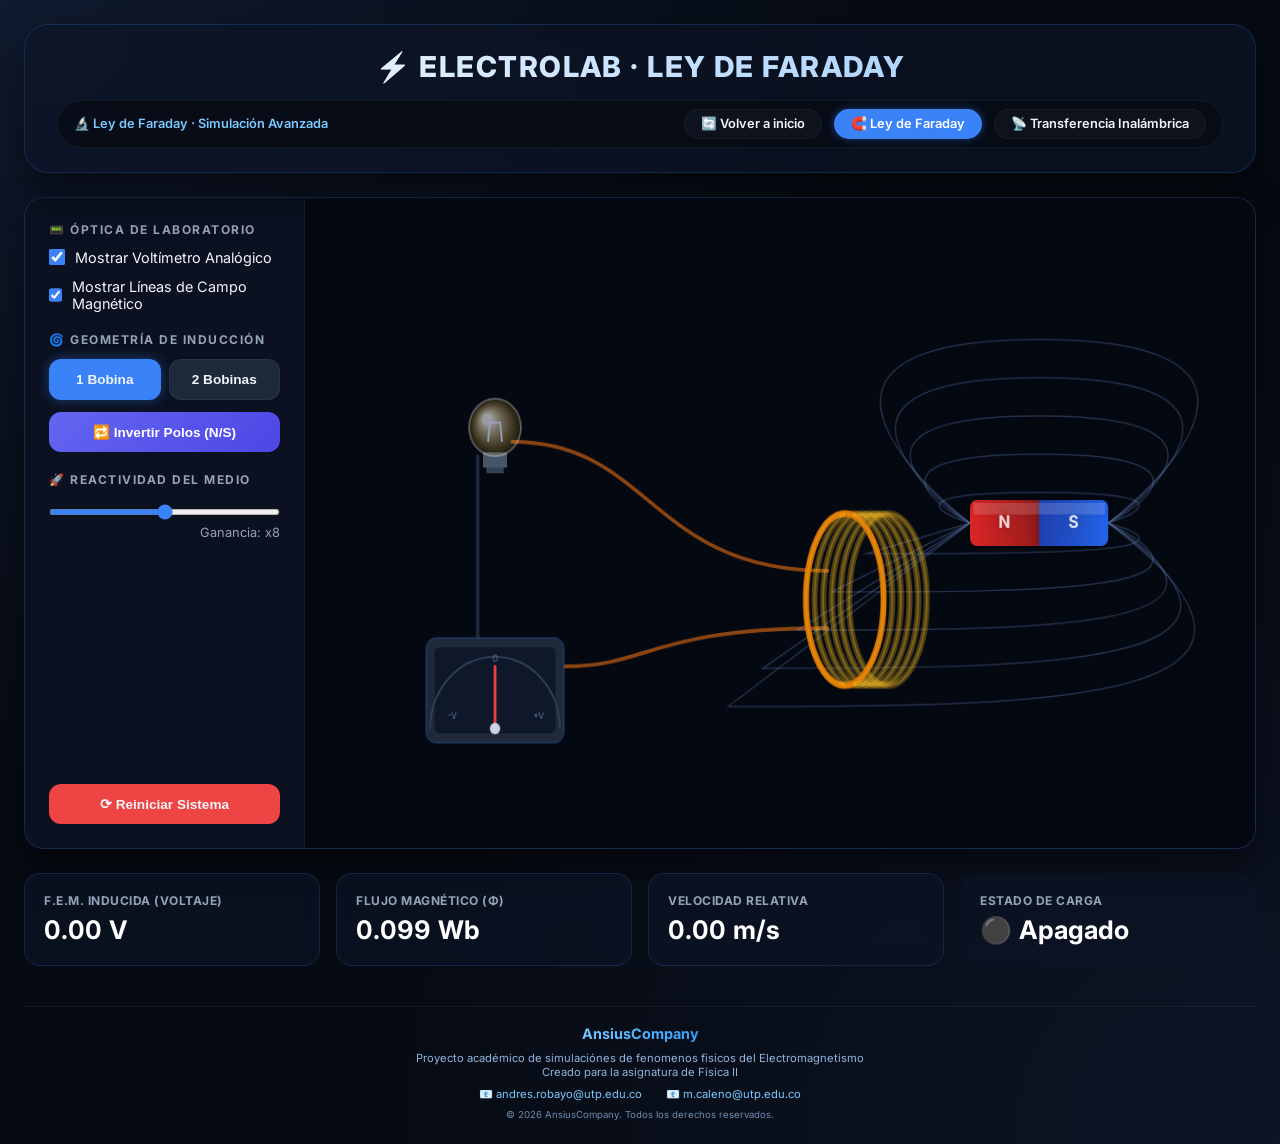
<file: pagina fisica/ley_faraday.html>
<!DOCTYPE html>
<html lang="es" data-theme="dark">
<head>
  <link rel="icon" type="image/png" href="https://encrypted-tbn0.gstatic.com/images?q=tbn:ANd9GcRJP4RW-4eSZP8zz97zuZnpfcYlPVPb11BEeg&s">
  <meta charset="UTF-8" />
  <meta name="viewport" content="width=device-width, initial-scale=1.0, user-scalable=no" />
  <title>ElectroLab Pro · Ley de Faraday Avanzada</title>

  <link rel="preconnect" href="https://fonts.googleapis.com">
  <link rel="preconnect" href="https://fonts.gstatic.com" crossorigin>
  <link href="https://fonts.googleapis.com/css2?family=Inter:opsz,wght@14..32,300;400;500;600;700;800&family=JetBrains+Mono:wght@400;500&display=swap" rel="stylesheet">

  <style>
    * {
      box-sizing: border-box;
      margin: 0;
      padding: 0;
      user-select: none;
    }

    :root {
      --bg-app: #060b13;
      --panel-bg: #0d1527;
      --panel-border: rgba(58, 130, 247, 0.2);
      --accent: #3a82f7;
      --accent-glow: rgba(58, 130, 247, 0.4);
      --text: #f1f5f9;
      --text-muted: #94a3b8;
      --shadow: 0 20px 40px rgba(0,0,0,0.5);
    }

    body {
      background-color: var(--bg-app);
      background-image: 
        radial-gradient(at 0% 0%, rgba(26, 41, 74, 0.5) 0px, transparent 50%),
        radial-gradient(at 100% 100%, rgba(15, 23, 42, 0.8) 0px, transparent 50%);
      font-family: 'Inter', sans-serif;
      color: var(--text);
      min-height: 100vh;
      padding: 1.5rem;
      display: flex;
      justify-content: center;
      align-items: center;
    }

    .app {
      width: 100%;
      max-width: 1440px;
      display: flex;
      flex-direction: column;
      gap: 1.5rem;
    }

    /* --- ESTILOS HERO COMPARTIDOS (PRIMER CÓDIGO) --- */
    .hero {
      background: rgba(13, 21, 39, 0.6);
      border: 1px solid var(--panel-border);
      border-radius: 1.5rem;
      padding: 1.5rem 2rem;
      backdrop-filter: blur(12px);
      box-shadow: var(--shadow);
    }

    .hero h1 {
      font-size: clamp(1.2rem, 2.5vw, 1.8rem);
      font-weight: 800;
      letter-spacing: .05em;
      background: linear-gradient(to right, #fff, #93c5fd);
      -webkit-background-clip: text;
      -webkit-text-fill-color: transparent;
      margin-bottom: 1rem;
      text-align: center;
    }

    .hero-sub {
      display: flex;
      justify-content: space-between;
      align-items: center;
      background: rgba(6, 11, 19, 0.7);
      border: 1px solid rgba(255, 255, 255, 0.05);
      padding: 0.5rem 1rem;
      border-radius: 99px;
      flex-wrap: wrap;
      gap: 1rem;
    }

    .chip-lab {
      font-size: 0.8rem;
      font-weight: 600;
      color: #7bc9ff;
    }

    .nav-tabs {
      display: flex;
      gap: 0.75rem;
      flex-wrap: wrap;
    }

    .nav-tabs a {
      color: var(--text);
      text-decoration: none;
      font-size: 0.8rem;
      font-weight: 600;
      padding: 0.4rem 1rem;
      border-radius: 99px;
      background: rgba(255, 255, 255, 0.03);
      border: 1px solid rgba(255, 255, 255, 0.05);
      transition: all 0.2s ease;
      display: flex;
      align-items: center;
      gap: 0.3rem;
    }

    .nav-tabs a:hover {
      background: rgba(58, 130, 247, 0.1);
      border-color: var(--accent);
      color: #93c5fd;
    }

    .nav-tabs a.active {
      background: var(--accent);
      border-color: transparent;
      color: white;
      box-shadow: 0 0 10px var(--accent-glow);
    }

    /* --- FIN ESTILOS HERO --- */

    .sim-card {
      background: var(--panel-bg);
      border: 1px solid var(--panel-border);
      border-radius: 1.25rem;
      overflow: hidden;
      box-shadow: var(--shadow);
    }

    .sim-layout {
      display: flex;
      flex-wrap: wrap;
    }

    .sidebar-left {
      width: 280px;
      background: rgba(10, 16, 30, 0.7);
      border-right: 1px solid rgba(255,255,255,0.05);
      padding: 1.5rem;
      display: flex;
      flex-direction: column;
      gap: 1.25rem;
    }

    .panel-control {
      display: flex;
      flex-direction: column;
      gap: 0.75rem;
    }

    .panel-control h3 {
      font-size: .75rem;
      text-transform: uppercase;
      letter-spacing: 1.5px;
      color: var(--text-muted);
      font-weight: 700;
    }

    .toggle-group {
      display: flex;
      flex-direction: column;
      gap: .75rem;
    }

    .toggle-item {
      display: flex;
      align-items: center;
      gap: .6rem;
      font-size: .9rem;
      cursor: pointer;
    }

    .toggle-item input {
      width: 16px;
      height: 16px;
      accent-color: var(--accent);
      cursor: pointer;
    }

    .bobinas-selector {
      display: flex;
      gap: .5rem;
    }

    .btn {
      background: #1e293b;
      border: 1px solid rgba(255,255,255,0.05);
      padding: .75rem 1rem;
      border-radius: .75rem;
      color: var(--text);
      font-weight: 600;
      font-size: .85rem;
      cursor: pointer;
      width: 100%;
      transition: all .2s ease;
    }

    .btn:hover {
      background: #334155;
      border-color: rgba(255,255,255,0.1);
    }

    .btn.active {
      background: var(--accent);
      box-shadow: 0 0 12px var(--accent-glow);
      border-color: transparent;
    }

    .flip-btn {
      background: linear-gradient(135deg, #6366f1, #4f46e5);
      color: white;
      border: none;
    }
    .flip-btn:hover {
      background: linear-gradient(135deg, #4f46e5, #4338ca);
    }

    .reset-btn {
      background: #ef4444;
      border: none;
      margin-top: auto;
    }
    .reset-btn:hover {
      background: #dc2626;
    }

    .sensibilidad-slider input {
      width: 100%;
      accent-color: var(--accent);
      background: #1e293b;
      height: 6px;
      border-radius: 3px;
      outline: none;
    }

    .valor-speed {
      font-size: .8rem;
      color: var(--text-muted);
      margin-top: .4rem;
      text-align: right;
    }

    .stage {
      flex: 1;
      position: relative;
      background: #040811;
      min-height: 650px;
      display: flex;
      align-items: center;
      justify-content: center;
    }

    canvas {
      display: block;
      width: 100%;
      height: 100%;
      cursor: grab;
    }

    canvas.dragging {
      cursor: grabbing;
    }

    .stats-externos {
      display: grid;
      grid-template-columns: repeat(4, 1fr);
      gap: 1rem;
    }

    .stat-card {
      background: rgba(13, 21, 39, 0.6);
      border: 1px solid var(--panel-border);
      border-radius: 1rem;
      padding: 1.2rem;
      backdrop-filter: blur(10px);
    }

    .stat-label {
      font-size: .75rem;
      text-transform: uppercase;
      font-weight: 700;
      color: var(--text-muted);
      letter-spacing: 0.5px;
    }

    .stat-value {
      font-size: 1.6rem;
      font-weight: 700;
      color: #fff;
      margin-top: .4rem;
      font-variant-numeric: tabular-nums;
    }

    .stat-card.active-glow .stat-value {
      color: #fbbf24;
      text-shadow: 0 0 10px rgba(251, 191, 36, 0.4);
    }

    .footer-hint {
      text-align: center;
      font-size: .85rem;
      color: var(--text-muted);
      padding: .5rem;
    }

    /* --- ESTILOS FOOTER DE CONTROL --- */
    .footer-meta {
      text-align: center;
      margin-top: 1rem;
    }

    @media (max-width: 1024px) {
      .sidebar-left { width: 100%; }
      .stats-externos { grid-template-columns: repeat(2, 1fr); }
    }
    /* Imagen de fondo */
body::before {
  content: "";
  position: fixed;
  top: 0;
  left: 0;
  width: 100%;
  height: 100%;
  background-image: url('https://st2.depositphotos.com/1722785/5364/i/450/depositphotos_53647955-stock-photo-blue-electromagnetic-field.jpg');
  background-size: cover;
  background-position: center;
  background-repeat: no-repeat;
  opacity: 1.35;
  z-index: -2;
}
  </style>
</head>

<body>
<div class="app">
  
  <div class="hero">
    <h1>⚡ ELECTROLAB · LEY DE FARADAY</h1>
    <div class="hero-sub">
      <div class="chip-lab">🔬 Ley de Faraday · Simulación Avanzada</div>
      <div class="nav-tabs">
        <a href="index.html">🔄 Volver a inicio</a>
        <a href="#" class="active">🧲 Ley de Faraday</a>
        <a href="simulacion-electroiman-completo-bobina.html">📡 Transferencia Inalámbrica</a>
      </div>
    </div>
  </div>

  <div class="sim-card">
    <div class="sim-layout">
      <div class="sidebar-left">
        <div class="panel-control">
          <h3>📟 Óptica de Laboratorio</h3>
          <div class="toggle-group">
            <label class="toggle-item">
              <input type="checkbox" id="toggleVoltmeter" checked>
              Mostrar Voltímetro Analógico
            </label>
            <label class="toggle-item">
              <input type="checkbox" id="toggleFieldLines" checked>
              Mostrar Líneas de Campo Magnético
            </label>
          </div>
        </div>

        <div class="panel-control">
          <h3>🌀 Geometría de Inducción</h3>
          <div class="bobinas-selector">
            <button id="btnBobinaUna" class="btn active">1 Bobina</button>
            <button id="btnBobinaDos" class="btn">2 Bobinas</button>
          </div>
          <button id="flipPolesBtn" class="btn flip-btn">🔁 Invertir Polos (N/S)</button>
        </div>

        <div class="panel-control">
          <h3>🚀 Reactividad del Medio</h3>
          <div class="sensibilidad-slider">
            <input type="range" id="speedSensitivity" min="1" max="15" value="8">
            <div class="valor-speed" id="sensValorDisplay">Ganancia: x8</div>
          </div>
        </div>

        <button id="resetExperimentBtn" class="btn reset-btn">⟳ Reiniciar Sistema</button>
      </div>

      <div class="stage">
        <canvas id="simCanvas" width="1100" height="680"></canvas>
      </div>
    </div>
  </div>

  <div class="stats-externos">
    <div class="stat-card" id="cardVoltaje">
      <div class="stat-label">F.E.M. Inducida (Voltaje)</div>
      <div class="stat-value" id="voltajeInducido">0.00 V</div>
    </div>
    <div class="stat-card">
      <div class="stat-label">Flujo Magnético (Φ)</div>
      <div class="stat-value" id="flujoMagnetico">0.00 Wb</div>
    </div>
    <div class="stat-card">
      <div class="stat-label">Velocidad Relativa</div>
      <div class="stat-value" id="velocidadValor">0.00 m/s</div>
    </div>
    <div class="stat-card" id="cardBombillo">
      <div class="stat-label">Estado de Carga</div>
      <div class="stat-value" id="bombilloEstado">⚫ Apagado</div>
    </div>
  </div>

  <div class="footer-meta" style="border-top: 1px solid rgba(255,255,255,0.05); padding-top: 1rem;">
    <div style="margin-bottom: 0.5rem;">
      <span style="font-size: 0.9rem; font-weight: 700; background: linear-gradient(135deg, #7bc9ff, #2b9eff); background-clip: text; -webkit-background-clip: text; color: transparent;">AnsiusCompany</span>
    </div>
    <p style="font-size: 0.7rem; color: #90b4e0;">Proyecto académico de simulaciónes de fenomenos fisicos del Electromagnetismo<br>Creado para la asignatura de Física II</p>
    <div style="margin: 0.5rem 0; display: flex; justify-content: center; gap: 1.5rem; flex-wrap: wrap; font-size: 0.7rem;">
      <span>📧 <a href="mailto:andres.robayo@utp.edu.co" style="color: #7bc9ff; text-decoration: none;">andres.robayo@utp.edu.co</a></span>
      <span>📧 <a href="mailto:m.caleno@utp.edu.co" style="color: #7bc9ff; text-decoration: none;">m.caleno@utp.edu.co</a></span>
    </div>
    <p style="font-size: 0.6rem; color: #6c8db0;">© 2026 AnsiusCompany. Todos los derechos reservados.</p>
  </div>
</div>

<script>
const canvas = document.getElementById('simCanvas');
const ctx = canvas.getContext('2d');

// Componentes UI
const toggleVoltmeter = document.getElementById('toggleVoltmeter');
const toggleFieldLines = document.getElementById('toggleFieldLines');
const voltajeSpan = document.getElementById('voltajeInducido');
const flujoSpan = document.getElementById('flujoMagnetico');
const velocidadSpan = document.getElementById('velocidadValor');
const bombilloText = document.getElementById('bombilloEstado');
const sensSlider = document.getElementById('speedSensitivity');
const sensDisplay = document.getElementById('sensValorDisplay');
const cardVoltaje = document.getElementById('cardVoltaje');
const cardBombillo = document.getElementById('cardBombillo');

// Estados e Instancias
let twoCoilsMode = false;
let animTime = 0;
let smoothVoltage = 0;

const magnet = {
  x: 850,
  y: 340,
  w: 160,
  h: 48,
  vx: 0,
  vy: 0,
  prevX: 850,
  prevY: 340,
  dragging: false,
  flipped: false
};

// Ubicaciones de las bobinas en el espacio de simulación
const coils = [
  { id: 'main', x: 650, y: 420, rx: 45, ry: 90, turns: 6, color: '#d97706', active: true },
  { id: 'sec', x: 650, y: 220, rx: 35, ry: 70, turns: 4, color: '#b45309', active: false }
];

// Nodos fijos del circuito (Bornes de los componentes)
const bulb = { x: 220, y: 240, r: 30, intensity: 0 };
const voltmeterNode = { x: 220, y: 460, w: 160, h: 110 };

// Captura de Eventos Mouse/Tactil para Dragging óptimo
function getMousePos(e) {
  const rect = canvas.getBoundingClientRect();
  return {
    x: (e.clientX - rect.left) * (canvas.width / rect.width),
    y: (e.clientY - rect.top) * (canvas.height / rect.height)
  };
}

canvas.addEventListener('mousedown', e => {
  const pos = getMousePos(e);
  if (pos.x > magnet.x - magnet.w/2 && pos.x < magnet.x + magnet.w/2 &&
      pos.y > magnet.y - magnet.h/2 && pos.y < magnet.y + magnet.h/2) {
    magnet.dragging = true;
    canvas.classList.add('dragging');
  }
});

window.addEventListener('mouseup', () => {
  magnet.dragging = false;
  canvas.classList.remove('dragging');
});

window.addEventListener('mousemove', e => {
  if (!magnet.dragging) return;
  const pos = getMousePos(e);
  
  // Amortiguación y cálculo inercial de la velocidad
  magnet.vx = (pos.x - magnet.x) * 0.4;
  magnet.vy = (pos.y - magnet.y) * 0.4;
  magnet.x = pos.x;
  magnet.y = pos.y;
});

// Controladores de Interfaz
document.getElementById('btnBobinaUna').onclick = () => {
  twoCoilsMode = false;
  coils[1].active = false;
  document.getElementById('btnBobinaUna').classList.add('active');
  document.getElementById('btnBobinaDos').classList.remove('active');
};

document.getElementById('btnBobinaDos').onclick = () => {
  twoCoilsMode = true;
  coils[1].active = true;
  document.getElementById('btnBobinaDos').classList.add('active');
  document.getElementById('btnBobinaUna').classList.remove('active');
};

document.getElementById('flipPolesBtn').onclick = () => { magnet.flipped = !magnet.flipped; };
document.getElementById('resetExperimentBtn').onclick = () => {
  magnet.x = 850; magnet.y = 340; magnet.vx = 0; magnet.vy = 0;
  smoothVoltage = 0;
};

// --- MOTOR DE RENDERIZADO VECTORIAL ---

function drawWires() {
  ctx.save();
  ctx.lineWidth = 4;
  ctx.lineCap = 'round';
  ctx.lineJoin = 'round';

  // Cable de Fondo Neutro / Retorno Común (Negro/Azul Oscuro)
  ctx.strokeStyle = '#1e293b';
  ctx.beginPath();
  ctx.moveTo(bulb.x - 20, bulb.y + bulb.r);
  ctx.lineTo(bulb.x - 20, voltmeterNode.y);
  ctx.stroke();

  // Bornes de salida del bloque de carga/medida
  const outBulbX = bulb.x + 20;
  const outBulbY = bulb.y + 15;
  const outVoltX = voltmeterNode.x + voltmeterNode.w/2;
  const outVoltY = voltmeterNode.y + 30;

  // Renderizar cables vivos (Cobre con brillo según voltaje)
  const factorVolt = Math.min(Math.abs(smoothVoltage) * 0.15, 1);
  ctx.strokeStyle = `rgb(${139 + factorVolt * 116}, ${69 + factorVolt * 30}, 19)`; 
  if (factorVolt > 0.1) {
    ctx.shadowColor = '#fbbf24';
    ctx.shadowBlur = factorVolt * 8;
  }

  ctx.beginPath();
  if (!twoCoilsMode) {
    // Configuración 1: Conexión limpia a la bobina principal
    const c = coils[0];
    ctx.moveTo(outBulbX, outBulbY);
    ctx.bezierCurveTo(400, outBulbY, 400, c.y - 30, c.x - c.rx, c.y - 30);
    
    ctx.moveTo(outVoltX, outVoltY);
    ctx.bezierCurveTo(400, outVoltY, 400, c.y + 30, c.x - c.rx, c.y + 30);
  } else {
    // Configuración 2: Conexión Serie Inteligente que une ambas bobinas de forma limpia
    const cTop = coils[1];
    const cBot = coils[0];

    // Del bombillo a la parte superior de la bobina de arriba
    ctx.moveTo(outBulbX, outBulbY);
    ctx.bezierCurveTo(400, outBulbY, 400, cTop.y - 25, cTop.x - cTop.rx, cTop.y - 25);

    // Puente serie entre ambas bobinas
    ctx.moveTo(cTop.x - cTop.rx, cTop.y + 25);
    ctx.bezierCurveTo(cTop.x - cTop.rx - 40, cTop.y + 40, cBot.x - cBot.rx - 40, cBot.y - 40, cBot.x - cBot.rx, cBot.y - 25);

    // De la bobina inferior al Voltímetro
    ctx.moveTo(outVoltX, outVoltY);
    ctx.bezierCurveTo(400, outVoltY, 400, cBot.y + 25, cBot.x - cBot.rx, cBot.y + 25);
  }
  ctx.stroke();
  ctx.restore();
}

function drawFieldLines() {
  if (!toggleFieldLines.checked) return;

  ctx.save();
  const speed = Math.hypot(magnet.vx, magnet.vy);
  // Las líneas se vuelven más energizadas (blancas/doradas) con la velocidad
  const intensity = Math.min(speed * 0.1, 1);
  ctx.strokeStyle = `rgba(${135 + intensity * 120}, ${180 + intensity * 75}, 255, ${0.25 + intensity * 0.3})`;
  ctx.lineWidth = 1.5;

  const numLines = 5;
  for (let i = 0; i < numLines; i++) {
    const scaleY = 0.2 + (i * 0.25); 
    const extX = 120 + (i * 40);

    ctx.beginPath();
    // Lóbulo izquierdo del campo magnético
    ctx.bezierCurveTo(
      magnet.x - magnet.w/2, magnet.y,
      magnet.x - magnet.w/2 - extX, magnet.y - magnet.w * scaleY,
      magnet.x, magnet.y - magnet.w * scaleY
    );
    ctx.bezierCurveTo(
      magnet.x + magnet.w/2 + extX, magnet.y - magnet.w * scaleY,
      magnet.x + magnet.w/2, magnet.y,
      magnet.x + magnet.w/2, magnet.y
    );
    // Lóbulo simétrico inferior
    ctx.bezierCurveTo(
      magnet.x + magnet.w/2 + extX, magnet.y + magnet.w * scaleY,
      magnet.x, magnet.y + magnet.w * scaleY,
      magnet.x - magnet.w/2 - extX, magnet.y + magnet.w * scaleY
    );
    ctx.closePath();
    ctx.stroke();
  }
  ctx.restore();
}

// Dibuja las bobinas segmentadas matemáticamente en dos mitades (Z-Indexing perfecto)
function drawCoilSegment(coil, segment) {
  if (!coil.active) return;
  ctx.save();
  
  const vFactor = Math.min(Math.abs(smoothVoltage) * 0.1, 1);
  ctx.lineWidth = 7;
  
  // Reacción galvánica del cobre al paso de corriente
  ctx.strokeStyle = coil.color;
  ctx.shadowColor = '#f59e0b';
  ctx.shadowBlur = vFactor * 15;

  const startAngle = segment === 'back' ? Math.PI * 1.5 : Math.PI * 0.5;
  const endAngle = segment === 'back' ? Math.PI * 0.5 : Math.PI * 1.5;

  // Dibujar las espiras ordenadas con desfase de profundidad horizontal
  for (let i = 0; i < coil.turns; i++) {
    const offsetX = (i - (coil.turns - 1) / 2) * 10;
    ctx.beginPath();
    ctx.ellipse(coil.x + offsetX, coil.y, coil.rx, coil.ry, 0, startAngle, endAngle, true);
    ctx.stroke();

    // Capa de brillo metálico central en el hilo conductor
    ctx.lineWidth = 2;
    ctx.strokeStyle = `rgba(251, 191, 36, ${0.3 + vFactor * 0.7})`;
    ctx.beginPath();
    ctx.ellipse(coil.x + offsetX, coil.y, coil.rx, coil.ry, 0, startAngle, endAngle, true);
    ctx.stroke();
    ctx.lineWidth = 7;
  }
  ctx.restore();
}

function drawMagnet() {
  ctx.save();
  const x = magnet.x;
  const y = magnet.y;
  const w = magnet.w;
  const h = magnet.h;

  ctx.shadowColor = 'rgba(0,0,0,0.4)';
  ctx.shadowBlur = 15;

  // Base contenedor con bordes redondeados estilizados
  ctx.lineJoin = 'round';
  ctx.lineWidth = 4;

  const leftColor = magnet.flipped ? '#2563eb' : '#dc2626';
  const rightColor = magnet.flipped ? '#dc2626' : '#2563eb';

  // Gradiente Polo Izquierdo
  let g1 = ctx.createLinearGradient(x - w/2, y, x, y);
  g1.addColorStop(0, leftColor);
  g1.addColorStop(1, '#991b1b');

  // Gradiente Polo Derecho
  let g2 = ctx.createLinearGradient(x, y, x + w/2, y);
  g2.addColorStop(0, '#1e40af');
  g2.addColorStop(1, rightColor);

  // Render Polo Izquierdo
  ctx.fillStyle = g1;
  ctx.beginPath();
  ctx.roundRect(x - w/2, y - h/2, w/2, h, [8, 0, 0, 8]);
  ctx.fill();

  // Render Polo Derecho
  ctx.fillStyle = g2;
  ctx.beginPath();
  ctx.roundRect(x, y - h/2, w/2, h, [0, 8, 8, 0]);
  ctx.fill();

  // Reflejo realista de luz superior
  ctx.fillStyle = 'rgba(255, 255, 255, 0.15)';
  ctx.fillRect(x - w/2 + 4, y - h/2 + 3, w - 8, h * 0.25);

  // Tipografía limpia integrada para los polos norte y sur
  ctx.fillStyle = 'rgba(255, 255, 255, 0.85)';
  ctx.font = 'bold 18px Inter';
  ctx.textAlign = 'center';
  ctx.textBaseline = 'middle';
  ctx.fillText(magnet.flipped ? 'S' : 'N', x - w/4, y);
  ctx.fillText(magnet.flipped ? 'N' : 'S', x + w/4, y);

  ctx.restore();
}

function drawBulbComponent() {
  ctx.save();
  const x = bulb.x;
  const y = bulb.y;
  const r = bulb.r;

  // Brillo radial expansivo y volumétrico
  if (bulb.intensity > 0.01) {
    let glowGrad = ctx.createRadialGradient(x, y, r * 0.5, x, y, r + 110);
    glowGrad.addColorStop(0, `rgba(252, 211, 77, ${0.8 * bulb.intensity})`);
    glowGrad.addColorStop(0.4, `rgba(245, 158, 11, ${0.3 * bulb.intensity})`);
    glowGrad.addColorStop(1, 'rgba(0,0,0,0)');
    ctx.fillStyle = glowGrad;
    ctx.beginPath();
    ctx.arc(x, y, r + 110, 0, Math.PI * 2);
    ctx.fill();
  }

  // Base del socket (Metalizado moderno)
  ctx.fillStyle = '#475569';
  ctx.fillRect(x - 14, y + r - 4, 28, 16);
  ctx.fillStyle = '#334155';
  ctx.fillRect(x - 10, y + r + 12, 20, 6);

  // Cristal de la ampolleta bulbosa
  let glassGrad = ctx.createRadialGradient(x - r*0.3, y - r*0.3, 5, x, y, r);
  glassGrad.addColorStop(0, 'rgba(255, 255, 255, 0.6)');
  glassGrad.addColorStop(1, `rgba(251, 191, 36, ${0.1 + bulb.intensity * 0.6})`);
  
  ctx.fillStyle = glassGrad;
  ctx.strokeStyle = 'rgba(255, 255, 255, 0.3)';
  ctx.lineWidth = 2;
  ctx.beginPath();
  ctx.arc(x, y, r, 0, Math.PI * 2);
  ctx.fill();
  ctx.stroke();

  // Filamento reactivo interno
  ctx.strokeStyle = bulb.intensity > 0.2 ? '#fef08a' : '#94a3b8';
  ctx.lineWidth = 2;
  ctx.beginPath();
  ctx.moveTo(x - 8, y + 15);
  ctx.lineTo(x - 6, y - 5);
  ctx.lineTo(x + 6, y - 5);
  ctx.lineTo(x + 8, y + 15);
  ctx.stroke();

  ctx.restore();
}

function drawVoltmeterComponent(voltage) {
  if (!toggleVoltmeter.checked) return;
  ctx.save();
  
  const x = voltmeterNode.x - voltmeterNode.w/2;
  const y = voltmeterNode.y;
  const w = voltmeterNode.w;
  const h = voltmeterNode.h;

  // Chasis del Instrumento de medición
  ctx.fillStyle = '#1e293b';
  ctx.strokeStyle = varProp('--panel-border');
  ctx.lineWidth = 2;
  ctx.beginPath();
  ctx.roundRect(x, y, w, h, 12);
  ctx.fill();
  ctx.stroke();

  // Pantalla analógica arqueada
  ctx.fillStyle = '#0f172a';
  ctx.beginPath();
  ctx.roundRect(x + 10, y + 10, w - 20, h - 20, 6);
  ctx.fill();

  // Línea del Arco de Escala
  ctx.strokeStyle = '#334155';
  ctx.lineWidth = 2;
  ctx.beginPath();
  ctx.arc(x + w/2, y + h - 15, 75, Math.PI, 0);
  ctx.stroke();

  // Marcador de Cero Central
  ctx.fillStyle = '#64748b';
  ctx.font = '10px Inter';
  ctx.textAlign = 'center';
  ctx.fillText('-V', x + 30, y + h - 25);
  ctx.fillText('0', x + w/2, y + 25);
  ctx.fillText('+V', x + w - 30, y + h - 25);

  // Física de la aguja: Mapeo angular restringido y suavizado
  const maxDeflection = Math.PI * 0.4; // Límite de deflexión
  const clampedVolt = Math.max(-25, Math.min(25, voltage));
  const angleDeg = (clampedVolt / 25) * maxDeflection;
  const center針X = x + w/2;
  const center針Y = y + h - 15;

  ctx.strokeStyle = '#ef4444';
  ctx.lineWidth = 3;
  ctx.lineCap = 'round';
  ctx.beginPath();
  ctx.moveTo(center針X, center針Y);
  ctx.lineTo(center針X + Math.sin(angleDeg) * 65, center針Y - Math.cos(angleDeg) * 65);
  ctx.stroke();

  // Eje central pin central
  ctx.fillStyle = '#cbd5e1';
  ctx.beginPath();
  ctx.arc(center針X, center針Y, 6, 0, Math.PI * 2);
  ctx.fill();

  ctx.restore();
}

function varProp(name) {
  return getComputedStyle(document.documentElement).getPropertyValue(name).trim();
}

// --- NÚCLEO MATEMÁTICO Y FÍSICO (Leyes de Faraday y Lenz) ---

function processInductionPhysics() {
  let totalVoltage = 0;
  let totalFlux = 0;

  coils.forEach(c => {
    if (!c.active) return;

    // Distancia geométrica al centroide de la bobina
    const dx = magnet.x - c.x;
    const dy = magnet.y - c.y;
    const dist = Math.hypot(dx, dy);

    // Vector unitario del imán y factor de penetración en el núcleo
    const coilRadiusH = c.ry;
    const insideCore = Math.abs(dy) < coilRadiusH && Math.abs(dx) < magnet.w/2;

    // Cálculo del Flujo Estimado
    const bField = (magnet.flipped ? -1 : 1) * (4000000 / Math.pow(dist + 60, 3));
    const alignment = Math.max(0, 1 - Math.abs(dy) / (c.ry * 1.5));
    const flux = bField * (Math.PI * c.rx * c.ry * 0.00001) * alignment;

    // Ley de Faraday
    const speedX = magnet.vx;
    const fluxGradient = -3 * flux / (dist + 60) * (dx / (dist + 1));
    let inducedVolt = c.turns * (fluxGradient * speedX) * parseFloat(sensSlider.value) * 1.8;

    totalFlux += flux;
    totalVoltage += inducedVolt;
  });

  // Filtro de paso bajo para suavizar oscilaciones bruscas en la UI
  smoothVoltage += (totalVoltage - smoothVoltage) * 0.25;
  if (Math.abs(smoothVoltage) < 0.05) smoothVoltage = 0;

  const currentSpeed = Math.hypot(magnet.vx, magnet.vy);
  updateExternalAnalytics(smoothVoltage, totalFlux, currentSpeed);
}

function updateExternalAnalytics(voltage, flux, speed) {
  voltajeSpan.innerText = `${voltage.toFixed(2)} V`;
  flujoSpan.innerText = `${(flux * 10).toFixed(3)} Wb`;
  velocidadSpan.innerText = `${(speed * 0.5).toFixed(2)} m/s`;

  if (Math.abs(voltage) > 0.5) {
    cardVoltaje.classList.add('active-glow');
  } else {
    cardVoltaje.classList.remove('active-glow');
  }

  let intensity = Math.min(Math.abs(voltage) * 0.12, 1);
  bulb.intensity = intensity;

  if (intensity > 0.7) {
    bombilloText.innerText = '🔥 SOBRECARGA';
    cardBombillo.style.borderColor = '#ef4444';
  } else if (intensity > 0.2) {
    bombilloText.innerText = '💡 ENCENDIDO';
    cardBombillo.style.borderColor = '#fbbf24';
  } else if (intensity > 0.02) {
    bombilloText.innerText = '✨ TENUE';
    cardBombillo.style.borderColor = '#f59e0b';
  } else {
    bombilloText.innerText = '⚫ Apagado';
    cardBombillo.style.borderColor = 'transparent';
  }
}

// --- CICLO PRINCIPAL DE ANIMACIÓN (LOOP) ---

function renderLoop() {
  animTime += 0.016;
  sensDisplay.innerText = `Ganancia: x${sensSlider.value}`;

  ctx.clearRect(0, 0, canvas.width, canvas.height);

  processInductionPhysics();

  drawWires();
  drawFieldLines();
  drawBulbComponent();
  drawVoltmeterComponent(smoothVoltage);

  coils.forEach(c => drawCoilSegment(c, 'back'));
  drawMagnet();
  coils.forEach(c => drawCoilSegment(c, 'front'));

  if (!magnet.dragging) {
    magnet.vx *= 0.88;
    magnet.vy *= 0.88;
    magnet.x += magnet.vx;
    magnet.y += magnet.vy;
  }

  requestAnimationFrame(renderLoop);
}

renderLoop();
</script>
</body>
</html>
</file>
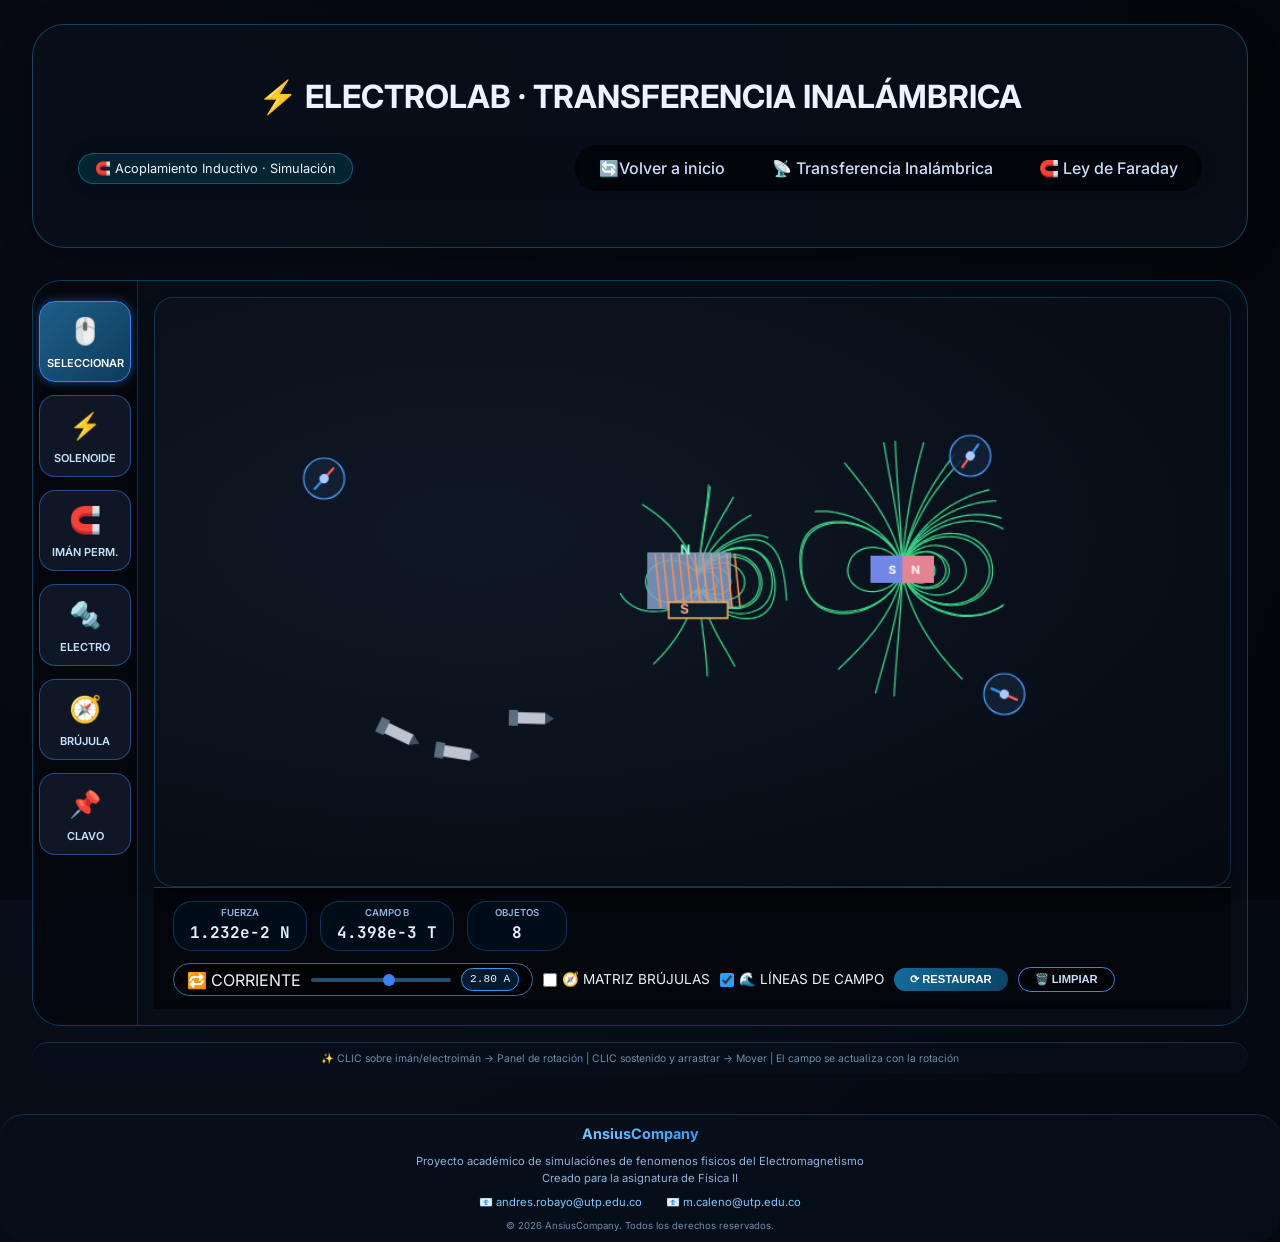
<file: pagina fisica/simulacion-electroiman-completo-bobina.html>
<!DOCTYPE html>
<html lang="es">
<head>
  <link rel="icon" type="image/png" href="https://encrypted-tbn0.gstatic.com/images?q=tbn:ANd9GcRJP4RW-4eSZP8zz97zuZnpfcYlPVPb11BEeg&s">
  <meta charset="UTF-8" />
  <meta name="viewport" content="width=device-width, initial-scale=1.0, user-scalable=no" />
  <title>ElectroLab | Campo Magnético Interactivo</title>
  <link href="https://fonts.googleapis.com/css2?family=Inter:opsz,wght@14..32,300;400;500;600;700;800&family=JetBrains+Mono:wght@400;500&display=swap" rel="stylesheet">
  <link rel="stylesheet" href="estilos.css">
</head>
<body>
  
<div class="app-container">
  <div class="hero">
    <h1>⚡ ELECTROLAB · TRANSFERENCIA INALÁMBRICA</h1>
    <div class="hero-sub">
      <div class="chip-lab">🧲 Acoplamiento Inductivo · Simulación</div>
      <div class="nav-tabs">
        <a href="index.html">🔄Volver a inicio</a>
        <a href="simulacion-electroiman-completo-bobina.html">📡 Transferencia Inalámbrica</a>
        <a href="ley_faraday.html">🧲 Ley de Faraday</a>
      </div>
    </div>
  </div>

  <div id="simulador" class="sim-core">
    <div class="sim-layout">
      <div class="toolbar-pro" id="proToolbar">
        <div class="tool-btn-pro" data-tool="move"><div class="tool-icon">🖱️</div><span class="tool-label">SELECCIONAR</span></div>
        <div class="tool-btn-pro" data-tool="coil"><div class="tool-icon">⚡</div><span class="tool-label">SOLENOIDE</span></div>
        <div class="tool-btn-pro" data-tool="magnet"><div class="tool-icon">🧲</div><span class="tool-label">IMÁN PERM.</span></div>
        <div class="tool-btn-pro" data-tool="electroLarge"><div class="tool-icon">🔩</div><span class="tool-label">ELECTRO</span></div>
        <div class="tool-btn-pro" data-tool="compass"><div class="tool-icon">🧭</div><span class="tool-label">BRÚJULA</span></div>
        <div class="tool-btn-pro" data-tool="nail"><div class="tool-icon">📌</div><span class="tool-label">CLAVO</span></div>
      </div>
      <div class="canvas-container">
        <canvas id="mainCanvas" width="950" height="520" style="width:100%; height:auto; aspect-ratio:950/520"></canvas>
        <div class="control-panel">
          <div class="stats-grid">
            <div class="stat-card"><div class="stat-label">FUERZA</div><div class="stat-value" id="statForce">0 N</div></div>
            <div class="stat-card"><div class="stat-label">CAMPO B</div><div class="stat-value" id="statField">0 T</div></div>
            <div class="stat-card"><div class="stat-label">OBJETOS</div><div class="stat-value" id="statCount">0</div></div>
          </div>
          <div style="display: flex; gap: 10px; flex-wrap: wrap; align-items: center;">
            <div class="slider-group"><span>🔁 CORRIENTE</span><input type="range" id="currentSlider" min="0" max="5" step="0.05" value="2.8"><span id="currentValue" class="badge-val">2.80 A</span></div>
            <label><input type="checkbox" id="optGrid"> 🧭 MATRIZ BRÚJULAS</label>
            <label><input type="checkbox" id="optLines" checked> 🌊 LÍNEAS DE CAMPO</label>
            <button id="resetSceneBtn" class="btn-primary">⟳ RESTAURAR</button>
            <button id="clearBtn" class="btn-outline">🗑️ LIMPIAR</button>
          </div>
        </div>
      </div>
    </div>
  </div>
  <div class="footer-meta">✨ CLIC sobre imán/electroimán → Panel de rotación | CLIC sostenido y arrastrar → Mover | El campo se actualiza con la rotación</div>
</div>

<div id="rotationPanel" class="rotation-control" style="display: none;">
  <label>🔄 Ángulo</label>
  <input type="range" id="rotationSlider" min="-180" max="180" step="1" value="0">
  <span id="angleValue">0°</span>
  <button id="closeRotationBtn">✕</button>
</div>

<script src="back.js"></script>
<div class="footer-meta">
  <div style="margin-bottom: 0.5rem;">
    <span style="font-size: 0.9rem; font-weight: 700; background: linear-gradient(135deg, #7bc9ff, #2b9eff); background-clip: text; -webkit-background-clip: text; color: transparent;">AnsiusCompany</span>
  </div>
  <p style="font-size: 0.7rem; color: #90b4e0;">Proyecto académico de simulaciónes de fenomenos fisicos del Electromagnetismo<br>Creado para la asignatura de Física II</p>
  <div style="margin: 0.5rem 0; display: flex; justify-content: center; gap: 1.5rem; flex-wrap: wrap; font-size: 0.7rem;">
    <span>📧 <a href="mailto:andres.robayo@utp.edu.co" style="color: #7bc9ff; text-decoration: none;">andres.robayo@utp.edu.co</a></span>
    <span>📧 <a href="mailto:m.caleno@utp.edu.co" style="color: #7bc9ff; text-decoration: none;">m.caleno@utp.edu.co</a></span>
  </div>
  <p style="font-size: 0.6rem; color: #6c8db0;">© 2026 AnsiusCompany. Todos los derechos reservados.</p>
</div>
</body>
</html>
</file>
<file: pagina fisica/estilos.css>
* {
  margin: 0;
  padding: 0;
  box-sizing: border-box;
}

body {
  background: radial-gradient(circle at 10% 20%, #0b1120, #04080f);
  font-family: 'Inter', sans-serif;
  color: #eef2ff;
  line-height: 1.5;
  min-height: 100vh;
}

.app-container {
  max-width: 1440px;
  margin: 0 auto;
  padding: 1.5rem 2rem;
}

/* HERO */
.hero {
  background: rgba(8, 18, 30, 0.65);
  backdrop-filter: blur(6px);
  border-radius: 2rem;
  padding: 3rem 2rem;
  margin-bottom: 2rem;
  text-align: center;
  border: 1px solid rgba(72, 187, 255, 0.3);
  box-shadow: 0 8px 32px rgba(0, 0, 0, 0.3);
}

/* Cards más transparentes */
.card {
  background: rgba(8, 18, 30, 0.65);
  backdrop-filter: blur(6px);
  border-radius: 1.5rem;
  border: 1px solid rgba(72, 187, 255, 0.25);
  margin-bottom: 1.5rem;
}

/* Hero-sub más transparente */
.hero-sub {
  background: rgba(5, 12, 20, 0.6);
  backdrop-filter: blur(6px);
  border-radius: 80px;
  padding: 0.5rem 0.8rem;
  display: flex;
  justify-content: space-between;
  flex-wrap: wrap;
  align-items: center;
  margin-top: 1rem;
  gap: 1rem;
}

/* Perfiles más transparentes */
.perfil-card {
  background: rgba(8, 18, 30, 0.65);
  backdrop-filter: blur(6px);
  border-radius: 1.2rem;
  padding: 1rem;
  text-align: center;
  width: 220px;
  border: 1px solid rgba(59, 130, 246, 0.4);
}

/* Fórmulas más transparentes */
.formula-card {
  background: rgba(5, 15, 30, 0.7);
  backdrop-filter: blur(4px);
  border-radius: 1rem;
  padding: 1rem;
  margin: 1rem 0;
  border: 1px solid rgba(59, 130, 246, 0.5);
}

/* Simulador Python más transparente */
.python-simulator {
  background: rgba(5, 12, 25, 0.7);
  backdrop-filter: blur(4px);
  border-radius: 1rem;
  padding: 1rem;
  margin: 1rem 0;
  border: 1px solid #2b9eff;
}

/* Gráfico container */
.grafico-container {
  background: rgba(5, 12, 25, 0.65);
  backdrop-filter: blur(4px);
  border-radius: 1rem;
  padding: 1rem;
  margin: 0.8rem 0;
}

/* Footer más transparente */
.footer-meta {
  text-align: center;
  font-size: 0.65rem;
  color: #6c8db0;
  margin-top: 1rem;
  padding: 1.5rem;
  background: rgba(8, 18, 30, 0.6);
  backdrop-filter: blur(6px);
  border-radius: 1.5rem;
  border-top: 1px solid rgba(72, 187, 255, 0.2);
}

/* Submenú etapas */
.submenu-etapas {
  background: rgba(0, 0, 0, 0.35);
  backdrop-filter: blur(4px);
  border-radius: 60px;
  padding: 0.3rem;
  display: flex;
  gap: 0.5rem;
  margin-bottom: 1.5rem;
}

/* Navegación tabs */
.nav-tabs {
  display: flex;
  gap: 0.5rem;
  background: rgba(0, 0, 0, 0.5);
  backdrop-filter: blur(6px);
  border-radius: 80px;
  padding: 0.3rem;
}

/* Overlay del fondo más suave */
body::after {
  content: "";
  position: fixed;
  top: 0;
  left: 0;
  width: 100%;
  height: 100%;
  background: rgba(0, 0, 0, 0.4);
  z-index: -1;
}

/* Imagen de fondo */
body::before {
  content: "";
  position: fixed;
  top: 0;
  left: 0;
  width: 100%;
  height: 100%;
  background-image: url('https://st2.depositphotos.com/1722785/5364/i/450/depositphotos_53647955-stock-photo-blue-electromagnetic-field.jpg');
  background-size: cover;
  background-position: center;
  background-repeat: no-repeat;
  opacity: 1.35;
  z-index: -2;
}

.chip-lab {
  background: rgba(0, 212, 255, 0.12);
  padding: 0.3rem 1rem;
  border-radius: 60px;
  font-size: 0.8rem;
  border: 1px solid rgba(0, 180, 255, 0.4);
}

.nav-tabs a {
  color: #ccdeff;
  text-decoration: none;
  padding: 0.4rem 1.2rem;
  border-radius: 40px;
  font-weight: 500;
  font-size: 1rem;
  transition: 0.2s;
}

.nav-tabs a:hover {
  background: #2c6e9e;
  color: white;
}

/* CARDS GENERALES */
.card {
  background: rgba(12, 22, 35, 0.75);
  backdrop-filter: blur(12px);
  border-radius: 1.8rem;
  border: 1px solid rgba(72, 187, 255, 0.2);
  margin-bottom: 1.8rem;
  transition: transform 0.2s, box-shadow 0.2s;
}

.card:hover {
  box-shadow: 0 8px 24px rgba(0, 100, 200, 0.15);
}

.card-header {
  border-left: 4px solid #2b9eff;
  padding: 1.2rem 1.8rem 0.3rem 1.8rem;
}

.card-header h2 {
  font-size: 1.3rem;
  font-weight: 600;
  color: #eef5ff;
}

.card-content {
  padding: 0.2rem 1.8rem 1.2rem 1.8rem;
}

/* ESTILOS PARA INVESTIGACIÓN (textos, ecuaciones, bloques) */
.card-content h3 {
  color: #7bc9ff;
  font-weight: 600;
  margin-bottom: 0.5rem;
  font-size: 1.1rem;
}

.card-content p {
  margin-bottom: 0.75rem;
  color: #e2ecff;
}

.card-content strong {
  color: #ffd966;
  font-weight: 600;
}

/* Bloques de ecuación / código */
.card-content div[style*="background: #07111e"] {
  background: #07111e !important;
  border-radius: 1.2rem;
  padding: 0.6rem 1.2rem;
  margin: 0.75rem 0;
  font-family: 'JetBrains Mono', monospace;
  border-left: 3px solid #2b9eff;
  overflow-x: auto;
}

/* Estilo para pre/código */
pre {
  background: #03070f;
  padding: 0.8rem;
  border-radius: 0.8rem;
  overflow-x: auto;
  font-family: 'JetBrains Mono', monospace;
  font-size: 0.7rem;
  color: #cbd5e6;
  margin: 0.5rem 0;
  border: 1px solid #2b9eff33;
}

/* SVG y gráficas incrustadas */
.card-content svg {
  display: block;
  margin: 0 auto;
  box-shadow: 0 2px 8px rgba(0,0,0,0.3);
}

/* SIMULADOR */
.sim-core {
  background: rgba(8, 16, 26, 0.7);
  backdrop-filter: blur(16px);
  border-radius: 1.8rem;
  border: 1px solid rgba(0, 180, 255, 0.3);
  overflow: hidden;
}

.sim-layout {
  display: flex;
}

.toolbar-pro {
  width: 105px;
  background: rgba(0, 0, 0, 0.45);
  backdrop-filter: blur(8px);
  border-right: 1px solid rgba(59, 130, 246, 0.3);
  padding: 1.2rem 0.4rem;
  display: flex;
  flex-direction: column;
  gap: 0.8rem;
}

.tool-btn-pro {
  background: rgba(20, 30, 50, 0.7);
  border: 1px solid rgba(59, 130, 246, 0.5);
  border-radius: 1rem;
  padding: 0.6rem 0.2rem;
  display: flex;
  flex-direction: column;
  align-items: center;
  gap: 5px;
  cursor: pointer;
  transition: all 0.2s;
  color: #c7e2ff;
}

.tool-btn-pro.active {
  background: linear-gradient(135deg, #1e5f8a, #0f3b5c);
  border-color: #3b82f6;
  box-shadow: 0 0 10px rgba(59,130,246,0.5);
  color: white;
}

.tool-icon {
  font-size: 26px;
}

.tool-label {
  font-size: 11px;
  font-weight: 600;
}

.canvas-container {
  flex: 1;
  padding: 1rem;
  position: relative;
}

canvas {
  width: 100%;
  background: radial-gradient(ellipse at 30% 40%, #0f1825, #050a12);
  border-radius: 1.2rem;
  box-shadow: inset 0 0 0 1px rgba(72,187,255,0.2), 0 8px 20px -8px black;
  cursor: grab;
  display: block;
}

canvas.dragging {
  cursor: grabbing;
}

/* Control flotante de rotación */
.rotation-control {
  position: fixed;
  background: rgba(10, 20, 35, 0.95);
  backdrop-filter: blur(12px);
  border-radius: 2rem;
  padding: 0.5rem 1rem;
  display: flex;
  align-items: center;
  gap: 0.8rem;
  border: 1px solid #2b9eff;
  box-shadow: 0 4px 15px rgba(0,0,0,0.4);
  z-index: 1000;
  font-family: 'Inter', sans-serif;
}

.rotation-control label {
  font-size: 0.7rem;
  font-weight: 600;
  color: #aac9ff;
}

.rotation-control input {
  width: 120px;
  cursor: pointer;
}

.rotation-control span {
  font-family: monospace;
  font-size: 0.7rem;
  background: #0a2a44;
  padding: 0.2rem 0.5rem;
  border-radius: 1rem;
}

.rotation-control button {
  background: rgba(255,100,80,0.8);
  border: none;
  color: white;
  border-radius: 2rem;
  padding: 0.2rem 0.6rem;
  cursor: pointer;
}

/* Panel inferior de controles */
.control-panel {
  background: rgba(0, 0, 0, 0.5);
  backdrop-filter: blur(8px);
  border-top: 1px solid rgba(72, 187, 255, 0.3);
  padding: 0.8rem 1.2rem;
  display: flex;
  flex-wrap: wrap;
  justify-content: space-between;
  align-items: center;
  gap: 0.8rem;
}

.stats-grid {
  display: flex;
  gap: 0.8rem;
}

.stat-card {
  background: rgba(0, 15, 30, 0.7);
  border-radius: 1.2rem;
  padding: 0.3rem 1rem;
  min-width: 100px;
  text-align: center;
  border: 1px solid rgba(59,130,246,0.3);
}

.stat-label {
  font-size: 0.6rem;
  text-transform: uppercase;
  font-weight: 600;
  color: #90b4e0;
}

.stat-value {
  font-family: 'JetBrains Mono', monospace;
  font-weight: 700;
  font-size: 1rem;
  color: #e2f0ff;
}

.slider-group {
  background: rgba(0, 0, 0, 0.5);
  border-radius: 2rem;
  padding: 0.2rem 0.8rem;
  display: flex;
  align-items: center;
  gap: 10px;
  border: 1px solid #2c6e9e;
}

input[type="range"] {
  width: 140px;
  height: 4px;
  background: #2c4c6e;
  border-radius: 5px;
  -webkit-appearance: none;
}

input[type="range"]:focus {
  outline: none;
}

input[type="range"]::-webkit-slider-thumb {
  width: 12px;
  height: 12px;
  border-radius: 50%;
  background: #3b82f6;
  cursor: pointer;
  -webkit-appearance: none;
}

input[type="range"]::-webkit-slider-thumb:hover {
  background: #60a5fa;
  transform: scale(1.2);
}

.badge-val {
  font-family: monospace;
  background: #031a2f;
  padding: 2px 8px;
  border-radius: 32px;
  font-size: 0.7rem;
  border: 1px solid #2b9eff;
}

.btn-primary, .btn-outline {
  border-radius: 40px;
  padding: 5px 16px;
  font-weight: 600;
  font-size: 0.7rem;
  cursor: pointer;
  transition: all 0.2s;
}

.btn-primary {
  background: linear-gradient(95deg, #136b9c, #0a4468);
  border: none;
  color: white;
}

.btn-primary:hover {
  background: linear-gradient(95deg, #1a7fb8, #0f5580);
  box-shadow: 0 2px 8px rgba(0,150,255,0.3);
}

.btn-outline {
  background: rgba(0, 0, 0, 0.5);
  border: 1px solid #3b82f6;
  color: #c4e0ff;
}

.btn-outline:hover {
  background: rgba(59,130,246,0.2);
  border-color: #60a5fa;
}

/* Botones de etapas */
.submenu-etapas button {
  background: transparent;
  border: none;
  color: #90b4e0;
  padding: 0.5rem 1.2rem;
  border-radius: 40px;
  font-size: 1rem;
  font-weight: 500;
  cursor: pointer;
  transition: 0.2s;
}

.submenu-etapas button:hover {
  background: rgba(59, 130, 246, 0.3);
  color: white;
}

.submenu-etapas button.active {
  background: #2c6e9e;
  color: white;
}

/* Botón Simular */
.btn-simular {
  background: linear-gradient(95deg, #136b9c, #0a4468);
  border: none;
  border-radius: 40px;
  padding: 0.6rem 1rem;
  color: white;
  font-size: 0.9rem;
  font-weight: 600;
  cursor: pointer;
  width: 100%;
  margin-top: 1rem;
}

.btn-simular:hover {
  background: linear-gradient(95deg, #1a7fb8, #0f5580);
}

/* Botones Hero */
.btn-hero {
  padding: 0.75rem 1.8rem;
  border-radius: 40px;
  font-weight: 600;
  font-size: 1.1rem;
  cursor: pointer;
  transition: all 0.3s ease;
  text-decoration: none;
  display: inline-block;
}

/* ============================================ */
/* ETIQUETAS DE OBJETOS (BOLENOIDE, IMÁN, ETC) */
/* TAMAÑO DE LETRA AUMENTADO */
/* ============================================ */
.tool-label {
  font-size: 11px;
  font-weight: 600;
}

label {
  display: flex;
  align-items: center;
  gap: 5px;
  font-size: 0.85rem;
  cursor: pointer;
}

input[type="checkbox"] {
  width: 14px;
  height: 14px;
  accent-color: #2b9eff;
  cursor: pointer;
}

.footer-meta {
  text-align: center;
  font-size: 0.65rem;
  color: #6c8db0;
  margin-top: 1rem;
  padding: 0.5rem;
  border-top: 1px solid rgba(72,187,255,0.2);
}

/* Responsive */
@media (max-width: 768px) {
  .app-container {
    padding: 1rem;
  }
  
  .hero h1 {
    font-size: 1.3rem;
  }
  
  .sim-layout {
    flex-direction: column;
  }
  
  .toolbar-pro {
    width: 100%;
    flex-direction: row;
    justify-content: center;
    border-right: none;
    border-bottom: 1px solid rgba(59,130,246,0.3);
    padding: 0.6rem;
  }
  
  .tool-btn-pro {
    flex-direction: row;
    gap: 8px;
    padding: 0.4rem 0.8rem;
  }
  
  .tool-icon {
    font-size: 18px;
  }
  
  .tool-label {
    font-size: 10px;
  }
  
  .control-panel {
    flex-direction: column;
    align-items: stretch;
  }
  
  .stats-grid {
    justify-content: center;
    flex-wrap: wrap;
  }
  
  .card-content {
    padding: 0.2rem 1rem 1rem 1rem;
  }
  
  .card-header {
    padding: 1rem 1rem 0.2rem 1rem;
  }
}

/* Scrollbar personalizada */
::-webkit-scrollbar {
  width: 8px;
  height: 8px;
}

::-webkit-scrollbar-track {
  background: #0a1220;
  border-radius: 10px;
}

::-webkit-scrollbar-thumb {
  background: #2c6e9e;
  border-radius: 10px;
}

::-webkit-scrollbar-thumb:hover {
  background: #4b9fd1;
}
</file>
